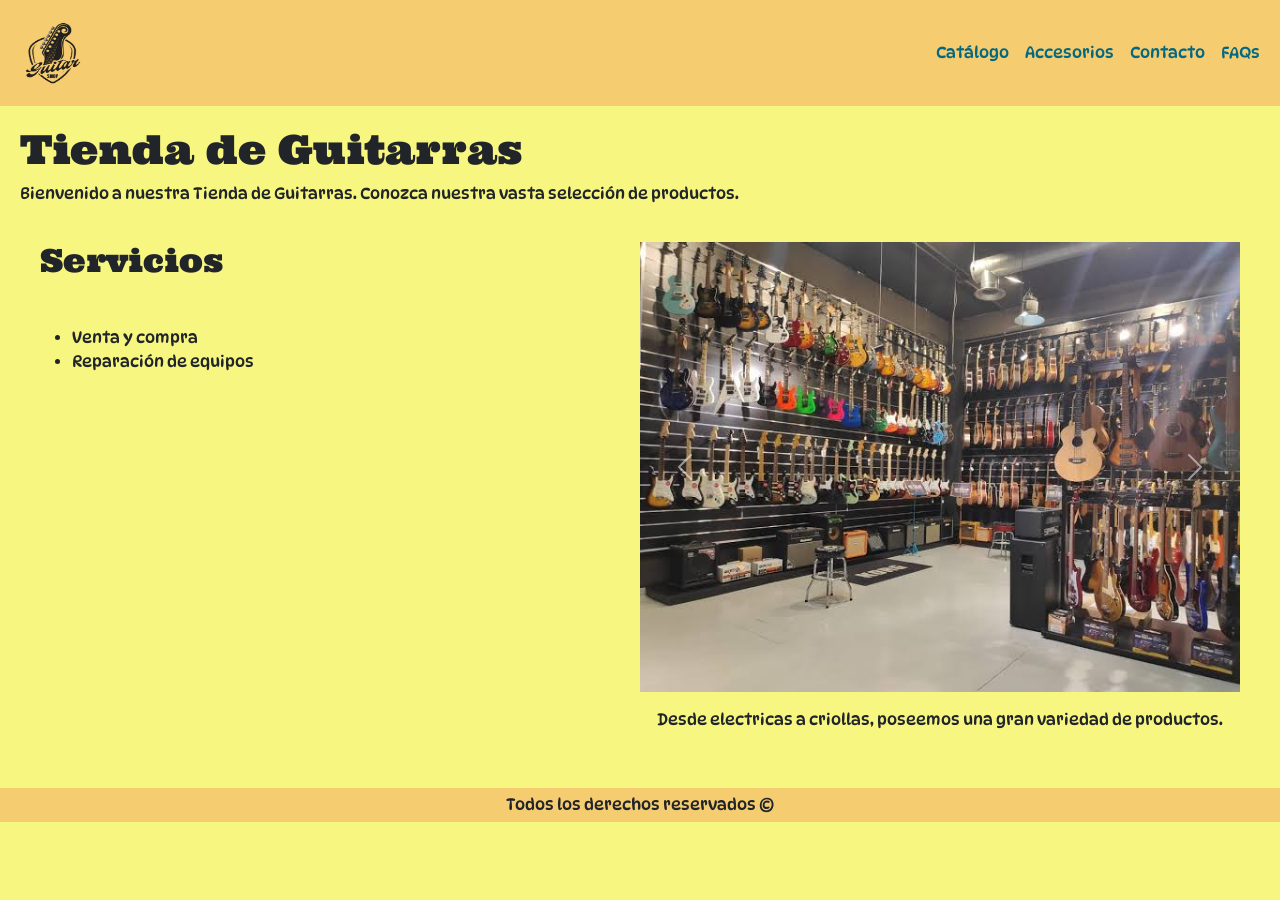
<file: index.html>
<!DOCTYPE html>
<html lang="es">
    <head>
        <meta charset="utf-8">
        <meta name="viewport" content="width=device-width,initial-scale=1.0">
        <title>Tienda de Guitarras</title>
        <link href="https://cdn.jsdelivr.net/npm/bootstrap@5.3.9/dist/css/bootstrap.min.css" rel="stylesheet" integrity="sha384-yEPZ7jP9S0QKiUQ0m3jjsO4ProIW7wvR9gXkI7JOGa2XVsw53Yke2bsdkBbjmmiX" crossorigin="anonymous">
        <link rel="stylesheet" href="./styles/styles.css">
        <link rel="shortcut icon" href="./imgs/gibson.png" type="image/x-icon">
    </head>
    <body>
        <header>
            <nav class="navbar navbar-expand-sm">
                <div class="container-fluid">
                    <a class="navbar-brand" href="./index.html">
                        <img src="./imgs/logo.png" alt="Logo de la tienda" class="imagen-logo">
                    </a>
                    <button class="navbar-toggler" type="button" data-bs-toggle="collapse" data-bs-target="#navbarIndices" aria-controls="navbarIndices" aria-expanded="false" aria-label="Toggle navigation">
                        <span class="navbar-toggler-icon"></span>
                    </button>
                    <div class="collapse navbar-collapse" id="navbarIndices">
                        <ul class="navbar-nav ms-auto mb-2 mb-lg-0">
                            <li class="nav-item">
                                <a class="nav-link" href="./pages/catalogo.html">Catálogo</a>
                            </li>
                            <li class="nav-item">
                                <a class="nav-link" href="./pages/accesorios.html">Accesorios</a>
                            </li>
                            <li class="nav-item">
                                <a class="nav-link" href="./pages/contacto.html">Contacto</a>
                            </li>
                            <li class="nav-item">
                                <a class="nav-link" href="./pages/faq.html">FAQs</a>
                            </li>
                        </ul>
                    </div>
                </div>
            </nav>
        </header>
        <main>
            <h1>Tienda de Guitarras</h1>
            <p>Bienvenido a nuestra Tienda de Guitarras. Conozca nuestra vasta selección de productos.</p>
            <section>
                <article class="grid-pag-principal">
                    <h2>Servicios</h2>
                    <ul>
                        <li>Venta y compra</li>
                        <li>Reparación de equipos</li>
                    </ul>
                    <div id="carouselTienda" class="carousel slide" data-bs-ride="carousel">
                        <div class="carousel-inner">
                            <button class="carousel-control-prev" type="button" data-bs-target="#carouselTienda" data-bs-slide="prev">
                                <span class="carousel-control-prev-icon" aria-hidden="true"></span>
                                <span class="visually-hidden">Anterior</span>
                            </button>
                            <button class="carousel-control-next" type="button" data-bs-target="#carouselTienda" data-bs-slide="next">
                                <span class="carousel-control-next-icon" aria-hidden="true"></span>
                                <span class="visually-hidden">Siguiente</span>
                            </button>
                            <div class="carousel-item active">
                                <img src="./imgs/tienda1.jpeg" class="d-block w-100" alt="Foto de nuestra tienda.">
                            </div>
                            <div class="carousel-item">
                                <img src="./imgs/tienda2.jpg" class="d-block w-100" alt="Foto close-up de guitarras.">
                            </div>
                            <div class="carousel-item">
                                <img src="./imgs/tienda3.jpg" class="d-block w-100" alt="Seccion premium de la tienda.">
                            </div>
                        </div>
                        <p>Desde electricas a criollas, poseemos una gran variedad de productos.</p>
                    </div>
                </article>
            </section>
        </main>
        <footer>
            Todos los derechos reservados &#169 
        </footer>
        <script src="https://cdn.jsdelivr.net/npm/bootstrap@5.3.9/dist/js/bootstrap.bundle.min.js" integrity="sha384-WyOxWvTyr1QaMPfiPJSv76iReVthorl5uWlFtZPyK0IEB0hGzo9y5Bp9mYanr8Bu" crossorigin="anonymous"></script>
    </body>
</html>
</file>
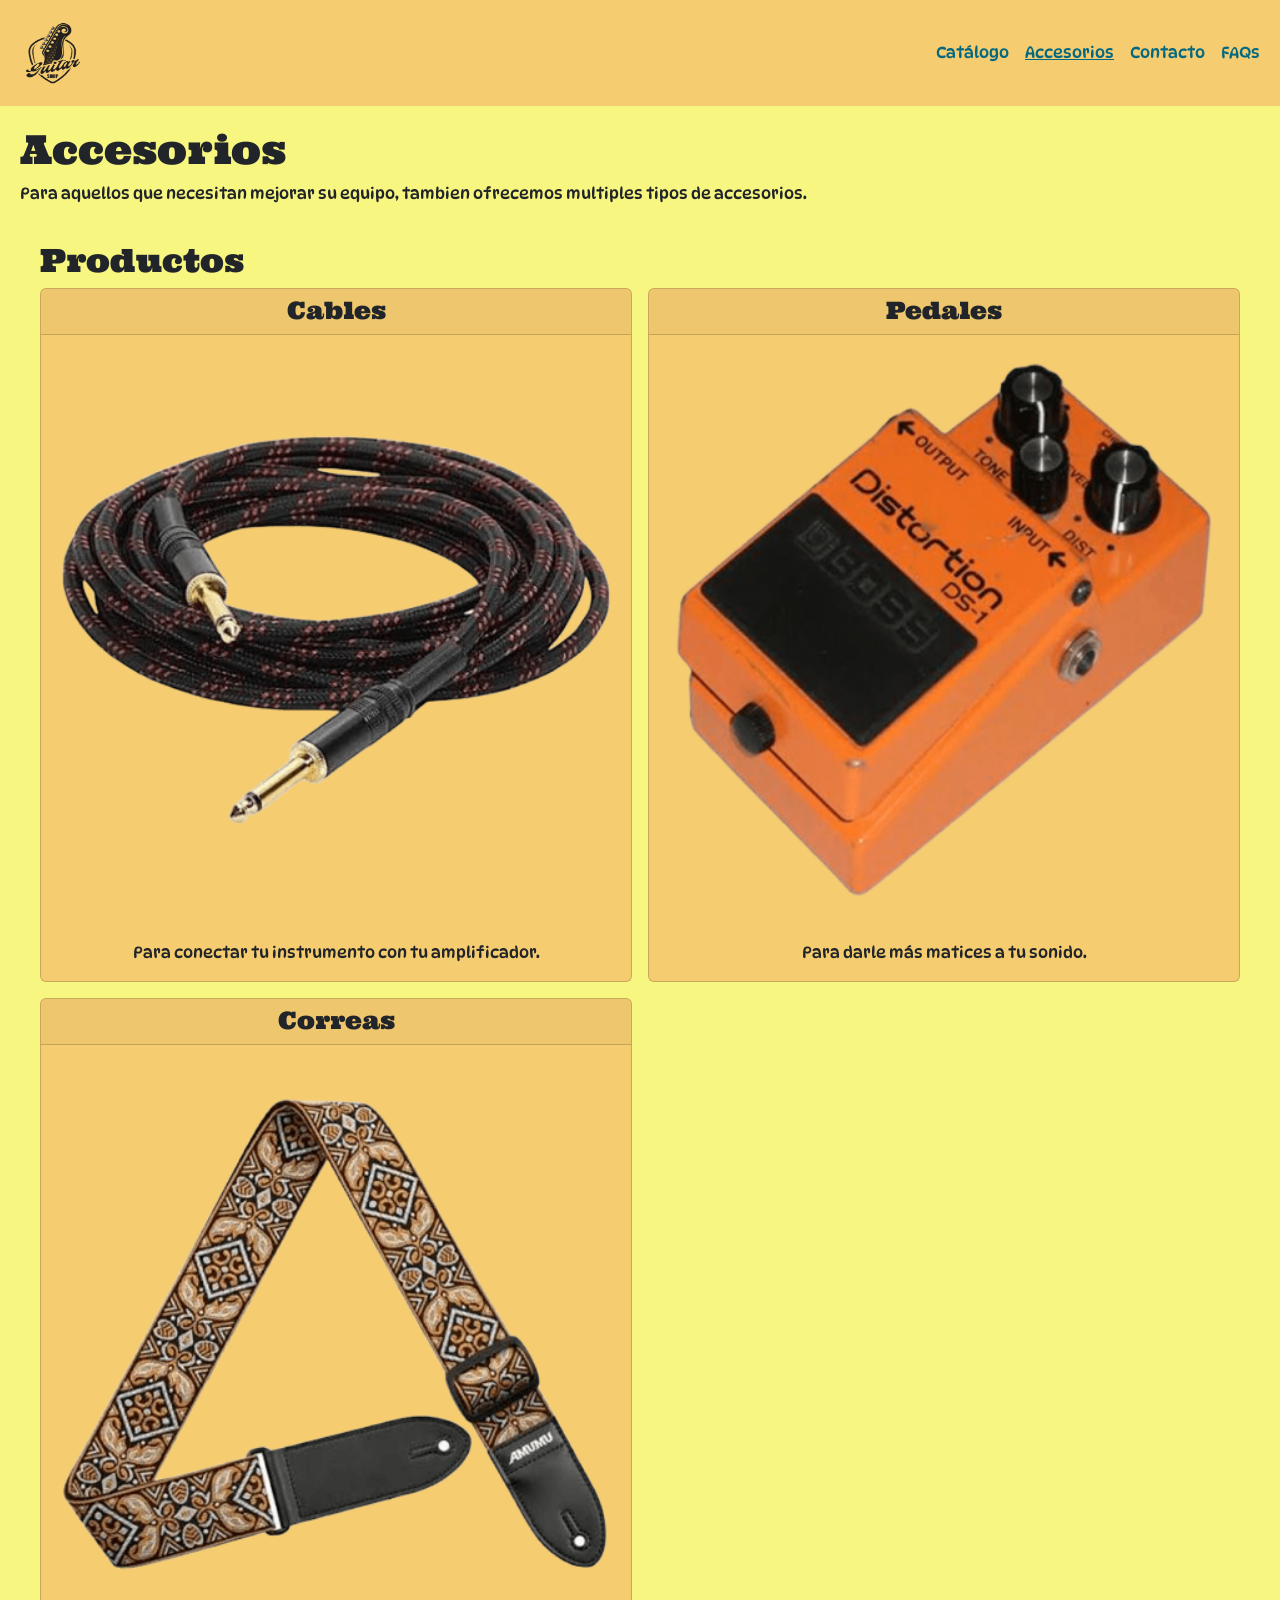
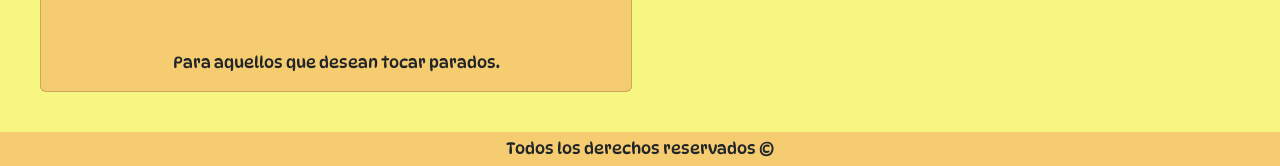
<file: pages/accesorios.html>
<!DOCTYPE html>
<html lang="es">
    <head>
        <meta charset="utf-8">
        <meta name="viewport" content="width=device-width,initial-scale=1.0">
        <title>Tienda de Guitarras: Accesorios</title>
        <link href="https://cdn.jsdelivr.net/npm/bootstrap@5.3.9/dist/css/bootstrap.min.css" rel="stylesheet" integrity="sha384-yEPZ7jP9S0QKiUQ0m3jjsO4ProIW7wvR9gXkI7JOGa2XVsw53Yke2bsdkBbjmmiX" crossorigin="anonymous">
        <link rel="stylesheet" href="../styles/styles.css">
        <link rel="shortcut icon" href="../imgs/gibson.png" type="image/x-icon">
    </head>
    <body>
        <header>
            <nav class="navbar navbar-expand-sm">
                <div class="container-fluid">
                    <a class="navbar-brand" href="../index.html">
                        <img src="../imgs/logo.png" alt="Logo de la tienda" class="imagen-logo">
                    </a>
                    <button class="navbar-toggler" type="button" data-bs-toggle="collapse" data-bs-target="#navbarIndices" aria-controls="navbarIndices" aria-expanded="false" aria-label="Toggle navigation">
                        <span class="navbar-toggler-icon"></span>
                    </button>
                    <div class="collapse navbar-collapse" id="navbarIndices">
                        <ul class="navbar-nav ms-auto mb-2 mb-lg-0">
                            <li class="nav-item">
                                <a class="nav-link" href="./catalogo.html">Catálogo</a>
                            </li>
                            <li class="nav-item">
                                <a class="nav-link active" aria-current="page" href="./accesorios.html">Accesorios</a>
                            </li>
                            <li class="nav-item">
                                <a class="nav-link" href="./contacto.html">Contacto</a>
                            </li>
                            <li class="nav-item">
                                <a class="nav-link" href="./faq.html">FAQs</a>
                            </li>
                        </ul>
                    </div>
                </div>
            </nav>
        </header>
        <main>
            <h1>Accesorios</h1>
            <p>Para aquellos que necesitan mejorar su equipo, tambien ofrecemos multiples tipos de accesorios.</p>
            <section>
                <h2>Productos</h2>
                <div class="contenedor-productos">
                    <article class="card producto" >
                        <h3 class="card-header w-100">Cables</h3>
                        <img src="../imgs/cables.png" class="card-img-top imagen-producto" alt="Foto de un cable de guitarra.">
                        <div class="card-body">
                            <p class="card-text">Para conectar tu instrumento con tu amplificador.</p>
                        </div>
                    </article>
                    <article class="card producto" >
                        <h3 class="card-header w-100">Pedales</h3>
                        <img src="../imgs/pedal.png" class="card-img-top imagen-producto" alt="Foto de un pedal de distorción.">
                        <div class="card-body">
                            <p class="card-text">Para darle más matices a tu sonido.</p>
                        </div>
                    </article>
                    <article class="card producto" >
                        <h3 class="card-header w-100">Correas</h3>
                        <img src="../imgs/correa.png" class="card-img-top imagen-producto" alt="Foto de una correa para guitarra.">
                        <div class="card-body">
                            <p class="card-text">Para aquellos que desean tocar parados.</p>
                        </div>
                    </article>
                </div>
            </section>
        </main>
        <footer>
            Todos los derechos reservados &#169 
        </footer>
        <script src="https://cdn.jsdelivr.net/npm/bootstrap@5.3.9/dist/js/bootstrap.bundle.min.js" integrity="sha384-WyOxWvTyr1QaMPfiPJSv76iReVthorl5uWlFtZPyK0IEB0hGzo9y5Bp9mYanr8Bu" crossorigin="anonymous"></script>
    </body>
</html>
</file>
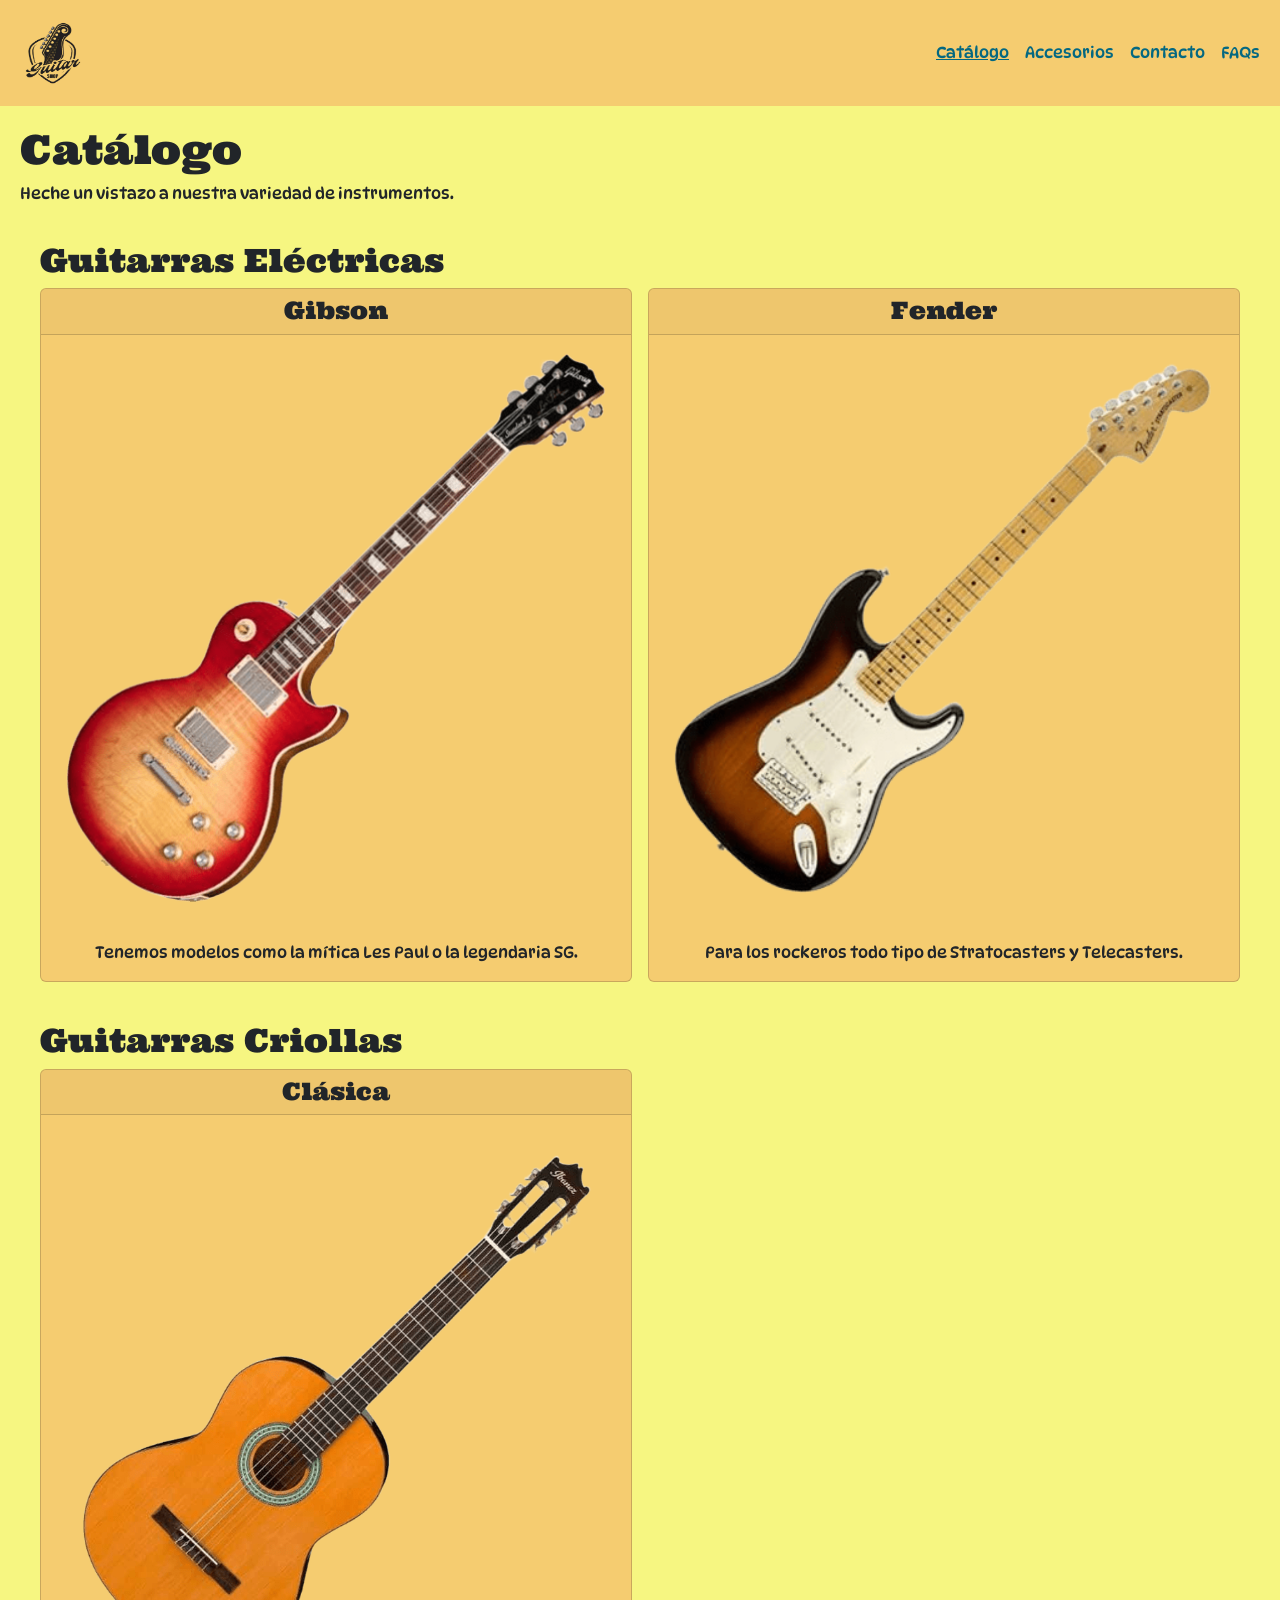
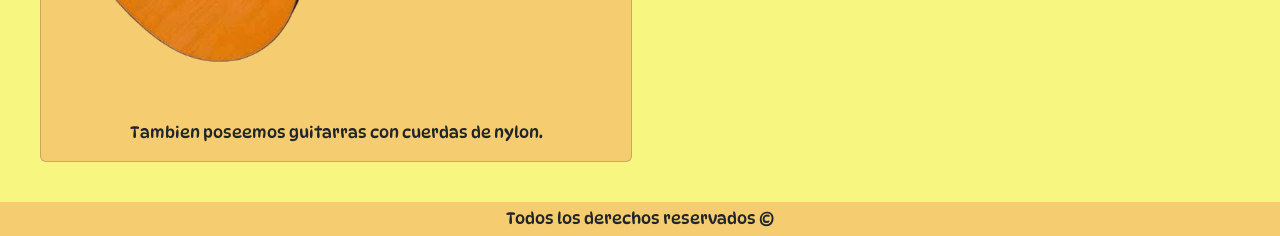
<file: pages/catalogo.html>
<!DOCTYPE html>
<html lang="es">
    <head>
        <meta charset="utf-8">
        <meta name="viewport" content="width=device-width,initial-scale=1.0">
        <title>Tienda de Guitarras: Catálogo</title>
        <link href="https://cdn.jsdelivr.net/npm/bootstrap@5.3.9/dist/css/bootstrap.min.css" rel="stylesheet" integrity="sha384-yEPZ7jP9S0QKiUQ0m3jjsO4ProIW7wvR9gXkI7JOGa2XVsw53Yke2bsdkBbjmmiX" crossorigin="anonymous">
        <link rel="stylesheet" href="../styles/styles.css">
        <link rel="shortcut icon" href="../imgs/gibson.png" type="image/x-icon">
    </head>
    <body>
        <header>
            <nav class="navbar navbar-expand-sm">
                <div class="container-fluid">
                    <a class="navbar-brand" href="../index.html">
                        <img src="../imgs/logo.png" alt="Logo de la tienda" class="imagen-logo">
                    </a>
                    <button class="navbar-toggler" type="button" data-bs-toggle="collapse" data-bs-target="#navbarIndices" aria-controls="navbarIndices" aria-expanded="false" aria-label="Toggle navigation">
                        <span class="navbar-toggler-icon"></span>
                    </button>
                    <div class="collapse navbar-collapse" id="navbarIndices">
                        <ul class="navbar-nav ms-auto mb-2 mb-lg-0">
                            <li class="nav-item">
                                <a class="nav-link active" aria-current="page" href="./catalogo.html">Catálogo</a>
                            </li>
                            <li class="nav-item">
                                <a class="nav-link" href="./accesorios.html">Accesorios</a>
                            </li>
                            <li class="nav-item">
                                <a class="nav-link" href="./contacto.html">Contacto</a>
                            </li>
                            <li class="nav-item">
                                <a class="nav-link" href="./faq.html">FAQs</a>
                            </li>
                        </ul>
                    </div>
                </div>
            </nav>
        </header>
        <main>
            <h1>Catálogo</h1>
            <p>Heche un vistazo a nuestra variedad de instrumentos.</p>
            <section>
                <h2>Guitarras Eléctricas</h2>
                <div class="contenedor-productos">
                    <article class="card producto producto-1" >
                        <h3 class="card-header w-100">Gibson</h3>
                        <img src="../imgs/gibson.png" class="card-img-top imagen-producto" alt="Foto de Gibson Les Paul.">
                        <div class="card-body">
                            <p class="card-text">Tenemos modelos como la mítica Les Paul o la legendaria SG.</p>
                        </div>
                    </article>
                    <article class="card producto producto-2" >
                        <h3 class="card-header w-100">Fender</h3>
                        <img src="../imgs/fender.png" class="card-img-top imagen-producto" alt="Foto de Fender Stratocaster.">
                        <div class="card-body">
                            <p class="card-text">Para los rockeros todo tipo de Stratocasters y Telecasters.</p>
                        </div>
                    </article>
                </div>
            </section>
            <section>
                <h2>Guitarras Criollas</h2>
                <div class="contenedor-productos">
                    <article class="card producto">
                        <h3 class="card-header w-100">Clásica</h3>
                        <img src="../imgs/criolla.png" class="card-img-top imagen-producto" alt="Foto de Guitarra Clásica.">
                        <div class="card-body">
                            <p class="card-text">Tambien poseemos guitarras con cuerdas de nylon.</p>
                        </div>
                    </article>
                </div>
            </section>
        </main>
        <footer>
            Todos los derechos reservados &#169 
        </footer>
        <script src="https://cdn.jsdelivr.net/npm/bootstrap@5.3.9/dist/js/bootstrap.bundle.min.js" integrity="sha384-WyOxWvTyr1QaMPfiPJSv76iReVthorl5uWlFtZPyK0IEB0hGzo9y5Bp9mYanr8Bu" crossorigin="anonymous"></script>
    </body>
</html>
</file>
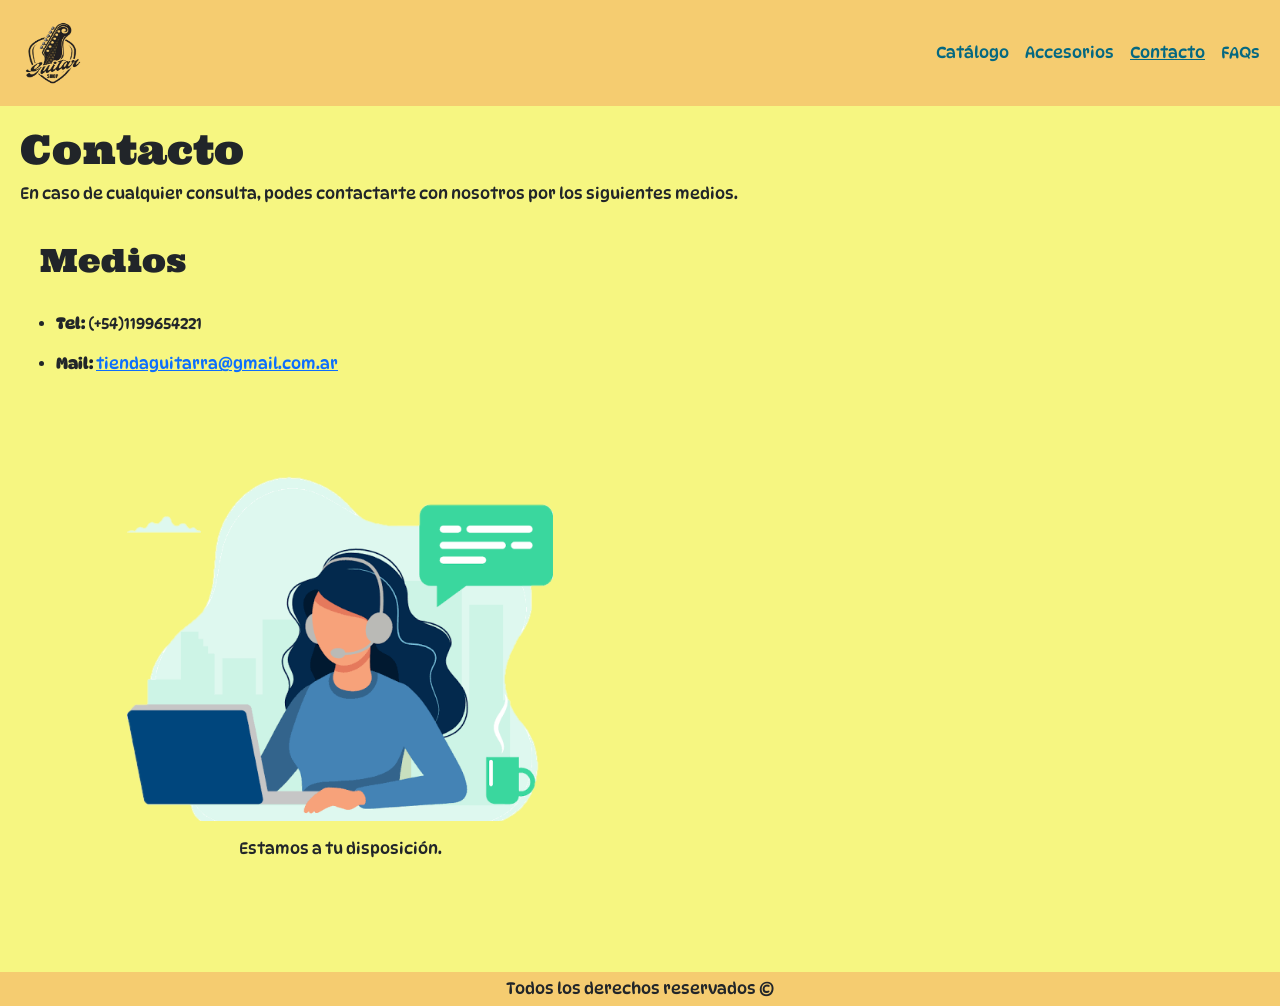
<file: pages/contacto.html>
<!DOCTYPE html>
<html lang="es">
    <head>
        <meta charset="utf-8">
        <meta name="viewport" content="width=device-width,initial-scale=1.0">
        <title>Tienda de Guitarras: Contacto</title>
        <link href="https://cdn.jsdelivr.net/npm/bootstrap@5.3.9/dist/css/bootstrap.min.css" rel="stylesheet" integrity="sha384-yEPZ7jP9S0QKiUQ0m3jjsO4ProIW7wvR9gXkI7JOGa2XVsw53Yke2bsdkBbjmmiX" crossorigin="anonymous">
        <link rel="stylesheet" href="../styles/styles.css">
        <link rel="shortcut icon" href="../imgs/gibson.png" type="image/x-icon">
    </head>
    <body>
        <header>
            <nav class="navbar navbar-expand-sm">
                <div class="container-fluid">
                    <a class="navbar-brand" href="../index.html">
                        <img src="../imgs/logo.png" alt="Logo de la tienda" class="imagen-logo">
                    </a>
                    <button class="navbar-toggler" type="button" data-bs-toggle="collapse" data-bs-target="#navbarIndices" aria-controls="navbarIndices" aria-expanded="false" aria-label="Toggle navigation">
                        <span class="navbar-toggler-icon"></span>
                    </button>
                    <div class="collapse navbar-collapse" id="navbarIndices">
                        <ul class="navbar-nav ms-auto mb-2 mb-lg-0">
                            <li class="nav-item">
                                <a class="nav-link" href="./catalogo.html">Catálogo</a>
                            </li>
                            <li class="nav-item">
                                <a class="nav-link" href="./accesorios.html">Accesorios</a>
                            </li>
                            <li class="nav-item">
                                <a class="nav-link active" aria-current="page" href="./contacto.html">Contacto</a>
                            </li>
                            <li class="nav-item">
                                <a class="nav-link" href="./faq.html">FAQs</a>
                            </li>
                        </ul>
                    </div>
                </div>
            </nav>
        </header>
        <main>
            <h1>Contacto</h1>
            <p>En caso de cualquier consulta, podes contactarte con nosotros por los siguientes medios.</p>
            <section>
                <h2>Medios</h2>
                <article class="grid-contacto">
                    <ul>
                        <li><span class="enfasis">Tel:</span> (+54)1199654221</li>
                        <li><span class="enfasis">Mail:</span> <a href="">tiendaguitarra@gmail.com.ar</a></li>
                    </ul>
                    <figure>
                        <img src="../imgs/contacto.png" alt="Imagen de servicio al cliente." class="imagen-decoracion">
                        <figcaption>Estamos a tu disposición.</figcaption>
                    </figure>
                </article>
            </section>
        </main>
        <footer>
            Todos los derechos reservados &#169 
        </footer>
        <script src="https://cdn.jsdelivr.net/npm/bootstrap@5.3.9/dist/js/bootstrap.bundle.min.js" integrity="sha384-WyOxWvTyr1QaMPfiPJSv76iReVthorl5uWlFtZPyK0IEB0hGzo9y5Bp9mYanr8Bu" crossorigin="anonymous"></script>
    </body>
</html>
</file>
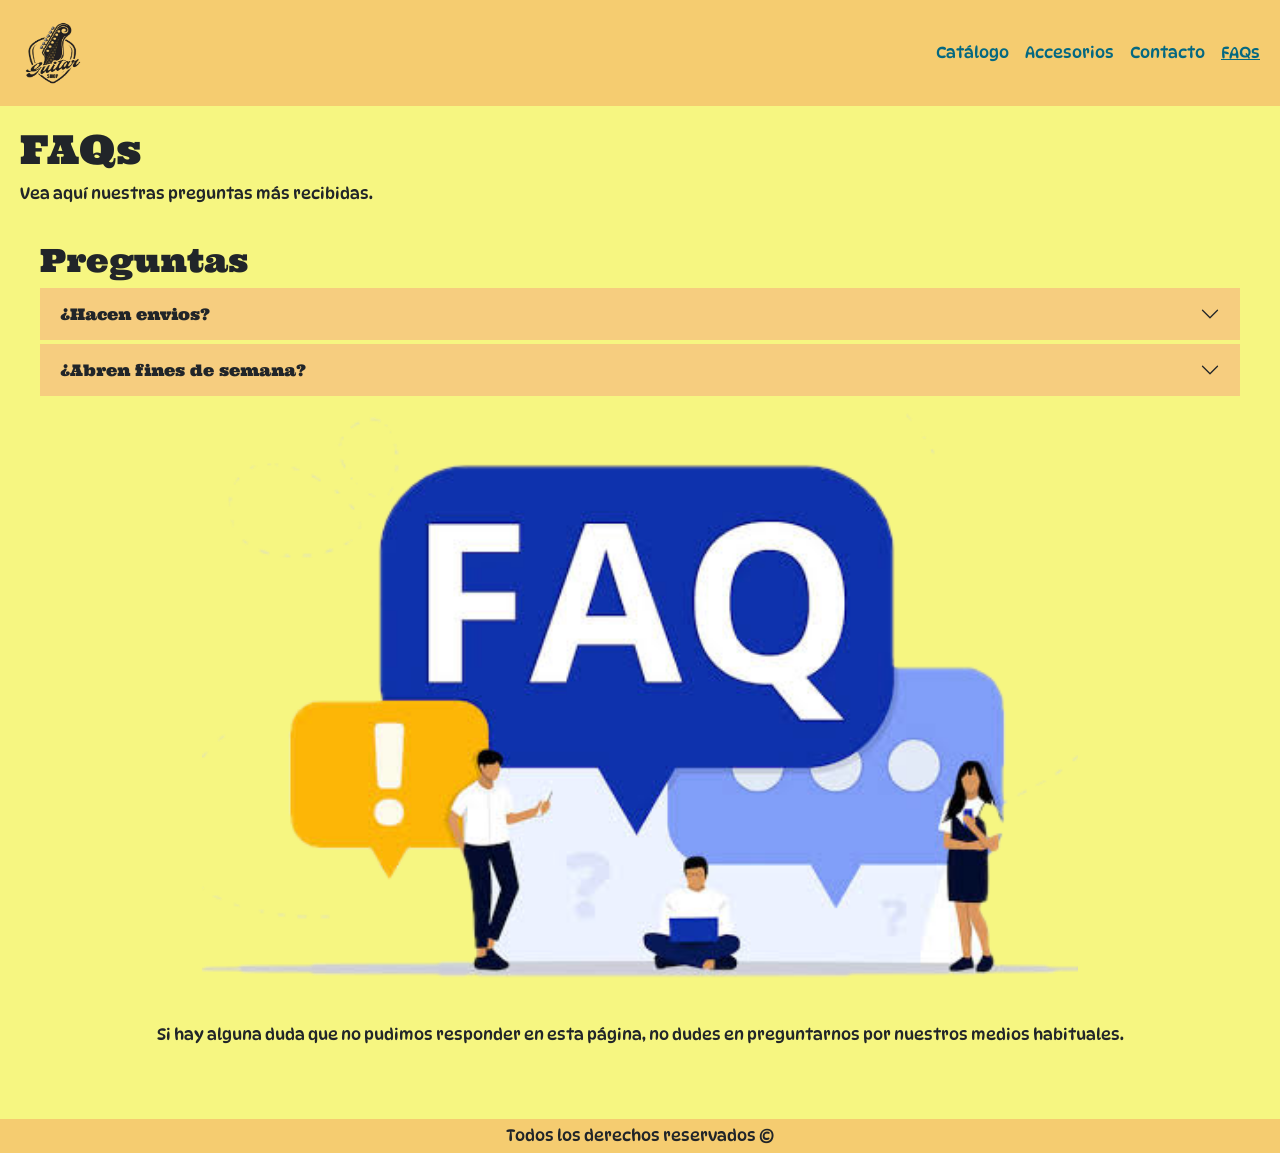
<file: pages/faq.html>
<!DOCTYPE html>
<html lang="es">
    <head>
        <meta charset="utf-8">
        <meta name="viewport" content="width=device-width,initial-scale=1.0">
        <title>Tienda de Guitarras: FAQs</title>
        <link href="https://cdn.jsdelivr.net/npm/bootstrap@5.3.9/dist/css/bootstrap.min.css" rel="stylesheet" integrity="sha384-yEPZ7jP9S0QKiUQ0m3jjsO4ProIW7wvR9gXkI7JOGa2XVsw53Yke2bsdkBbjmmiX" crossorigin="anonymous">
        <link rel="stylesheet" href="../styles/styles.css">
        <link rel="shortcut icon" href="../imgs/gibson.png" type="image/x-icon">
    </head>
    <body>
        <header>
            <nav class="navbar navbar-expand-sm">
                <div class="container-fluid">
                    <a class="navbar-brand" href="../index.html">
                        <img src="../imgs/logo.png" alt="Logo de la tienda" class="imagen-logo">
                    </a>
                    <button class="navbar-toggler" type="button" data-bs-toggle="collapse" data-bs-target="#navbarIndices" aria-controls="navbarIndices" aria-expanded="false" aria-label="Toggle navigation">
                        <span class="navbar-toggler-icon"></span>
                    </button>
                    <div class="collapse navbar-collapse" id="navbarIndices">
                        <ul class="navbar-nav ms-auto mb-2 mb-lg-0">
                            <li class="nav-item">
                                <a class="nav-link" href="./catalogo.html">Catálogo</a>
                            </li>
                            <li class="nav-item">
                                <a class="nav-link" href="./accesorios.html">Accesorios</a>
                            </li>
                            <li class="nav-item">
                                <a class="nav-link" href="./contacto.html">Contacto</a>
                            </li>
                            <li class="nav-item">
                                <a class="nav-link active" aria-current="page" href="./faq.html">FAQs</a>
                            </li>
                        </ul>
                    </div>
                </div>
            </nav>
        </header>
        <main>
            <h1>FAQs</h1>
            <p>Vea aquí nuestras preguntas más recibidas.</p>
            <section>
                <h2>Preguntas</h2>
                <div class="accordion accordion-flush" id="accordionFaqs">
                    <article class="accordion-item">
                        <h3 class="accordion-header">
                            <button class="accordion-button collapsed" type="button" data-bs-toggle="collapse" data-bs-target="#preguntaUno" aria-expanded="false" aria-controls="preguntaUno">
                                ¿Hacen envios?
                            </button>
                        </h3>
                        <div id="preguntaUno" class="accordion-collapse collapse" data-bs-parent="#accordionFaqs">
                            <div class="accordion-body">
                                ¡Claro que si! Tanto local como Nacional.
                            </div>
                        </div>
                    </article>
                    <article class="accordion-item">
                        <h3 class="accordion-header">
                            <button class="accordion-button collapsed" type="button" data-bs-toggle="collapse" data-bs-target="#preguntaDos" aria-expanded="false" aria-controls="preguntaDos">
                                ¿Abren fines de semana?
                            </button>
                        </h3>
                        <div id="preguntaDos" class="accordion-collapse collapse" data-bs-parent="#accordionFaqs">
                            <div class="accordion-body">
                                Solo Sábado de 10hs a 14hs.
                            </div>
                        </div>
                    </article>
                </div>
                <figure>
                    <img src="../imgs/faq.png" alt="Imagen de FAQs." class="imagen-decoracion">
                    <figcaption>Si hay alguna duda que no pudimos responder en esta página, no dudes en preguntarnos por nuestros medios habituales.</figcaption>
                </figure>
            </section>
        </main>
        <footer>
            Todos los derechos reservados &#169 
        </footer>
        <script src="https://cdn.jsdelivr.net/npm/bootstrap@5.3.9/dist/js/bootstrap.bundle.min.js" integrity="sha384-WyOxWvTyr1QaMPfiPJSv76iReVthorl5uWlFtZPyK0IEB0hGzo9y5Bp9mYanr8Bu" crossorigin="anonymous"></script>
    </body>
</html>
</file>
<file: styles/styles.css>
@import url("https://fonts.googleapis.com/css2?family=DynaPuff:wght@400..700&family=Ultra&display=swap");
* {
  padding: 0;
  margin: 0;
}

body {
  font-family: DynaPuff, sans-serif;
  background-color: rgba(245, 245, 112, 0.8784313725);
  font-weight: 100;
}
body h1, body h2, body h3, body h4, body h5, body h6 {
  font-family: Ultra, sans-serif;
  font-weight: 200;
}
body h1 {
  font-size: 2.5rem;
}
body h2 {
  font-size: 2rem;
  grid-area: h2;
}
body h3 {
  font-size: 1.5rem;
}
body p {
  font-size: 1rem;
}
body ul {
  grid-area: ul;
}
body main {
  padding: 20px;
}
body main section {
  padding: 20px;
}
body main section figure {
  display: flex;
  flex-direction: column;
  justify-content: center;
  align-items: center;
  gap: 1rem;
  padding: 1rem;
}

.imagen-logo {
  width: 5rem;
  height: 5rem;
}

.nav-link {
  color: rgba(0, 103, 129, 0.9843137255);
}

.nav-link:hover {
  color: rgba(42, 166, 197, 0.9843137255);
}

.navbar-nav .nav-link.active {
  color: rgba(0, 103, 129, 0.9843137255);
  text-decoration: underline;
}

.navbar {
  background-color: rgba(245, 198, 110, 0.8784313725);
}

.grid-contacto, .contenedor-productos, .grid-pag-principal {
  display: grid;
  grid-template-columns: 1fr;
}

.producto, .producto h3, .producto p, footer {
  display: flex;
  justify-content: center;
  align-items: center;
}

footer {
  background-color: rgba(245, 198, 110, 0.8784313725);
  padding: 5px;
}

.carousel.slide {
  grid-area: carousel;
}
.carousel.slide p {
  text-align: center;
  padding: 1rem 0rem 0rem;
}

.grid-pag-principal {
  grid-template-areas: "h2" "ul" "carousel";
}

@media (min-width: 768px) {
  .grid-pag-principal {
    display: grid;
    grid-template-columns: repeat(2, 1fr);
    grid-template-rows: repeat(6, 1fr);
    grid-template-areas: "h2 carousel" "ul carousel" "ul carousel" "ul carousel" "ul carousel" "ul carousel";
  }
}
.imagen-producto {
  padding: 1rem;
}

.contenedor-productos {
  gap: 1rem;
}

.producto {
  flex-direction: column;
  background-color: rgba(245, 198, 110, 0.8784313725);
  border-radius: 6px;
}
.producto:hover {
  transform: translateY(-5px);
  box-shadow: 5px 5px 20px rgba(0, 103, 129, 0.9843137255);
}

@media (min-width: 768px) {
  .contenedor-productos {
    display: grid;
    grid-template-columns: repeat(2, 1fr);
    grid-template-areas: "producto1 producto2";
    gap: 1rem;
  }
  .producto-1 {
    grid-area: producto1;
  }
  .producto-2 {
    grid-area: producto2;
  }
}
@media (min-width: 1024px) {
  .contenedor-productos {
    display: grid;
    grid-template-columns: repeat(2, 1fr);
    grid-template-areas: "producto1 producto2";
    gap: 1rem;
  }
  .producto-1 {
    grid-area: producto1;
  }
  .producto-2 {
    grid-area: producto2;
  }
}
.enfasis {
  font-weight: 700;
}

.imagen-decoracion {
  width: 100%;
  height: 100%;
  object-fit: cover;
}

.grid-contacto {
  grid-template-areas: "ul" "figure";
}

@media (min-width: 1024px) {
  .imagen-decoracion {
    width: 75%;
    height: 75%;
  }
  .grid-contacto {
    display: grid;
    grid-template-columns: repeat(2, 1fr);
    grid-template-areas: "ul ul" "figure figure";
  }
  .grid-contacto ul {
    padding: 1rem;
  }
  .grid-contacto li {
    padding: 0.5rem 0rem;
  }
}
.accordion-button {
  background-color: rgba(245, 198, 110, 0.8784313725);
}
.accordion-button:not(.collapsed) {
  background-color: rgba(245, 198, 110, 0.8784313725);
  box-shadow: inset 0 0.25rem 0 rgba(245, 245, 112, 0.8784313725);
}
.accordion-button:focus {
  border-color: rgba(0, 103, 129, 0.9843137255);
}

.accordion-item {
  border-color: rgba(245, 245, 112, 0.8784313725);
  border-width: 0.25rem;
}

.accordion-body {
  background-color: rgba(207, 166, 90, 0.8784313725);
}

/*# sourceMappingURL=styles.css.map */
</file>
